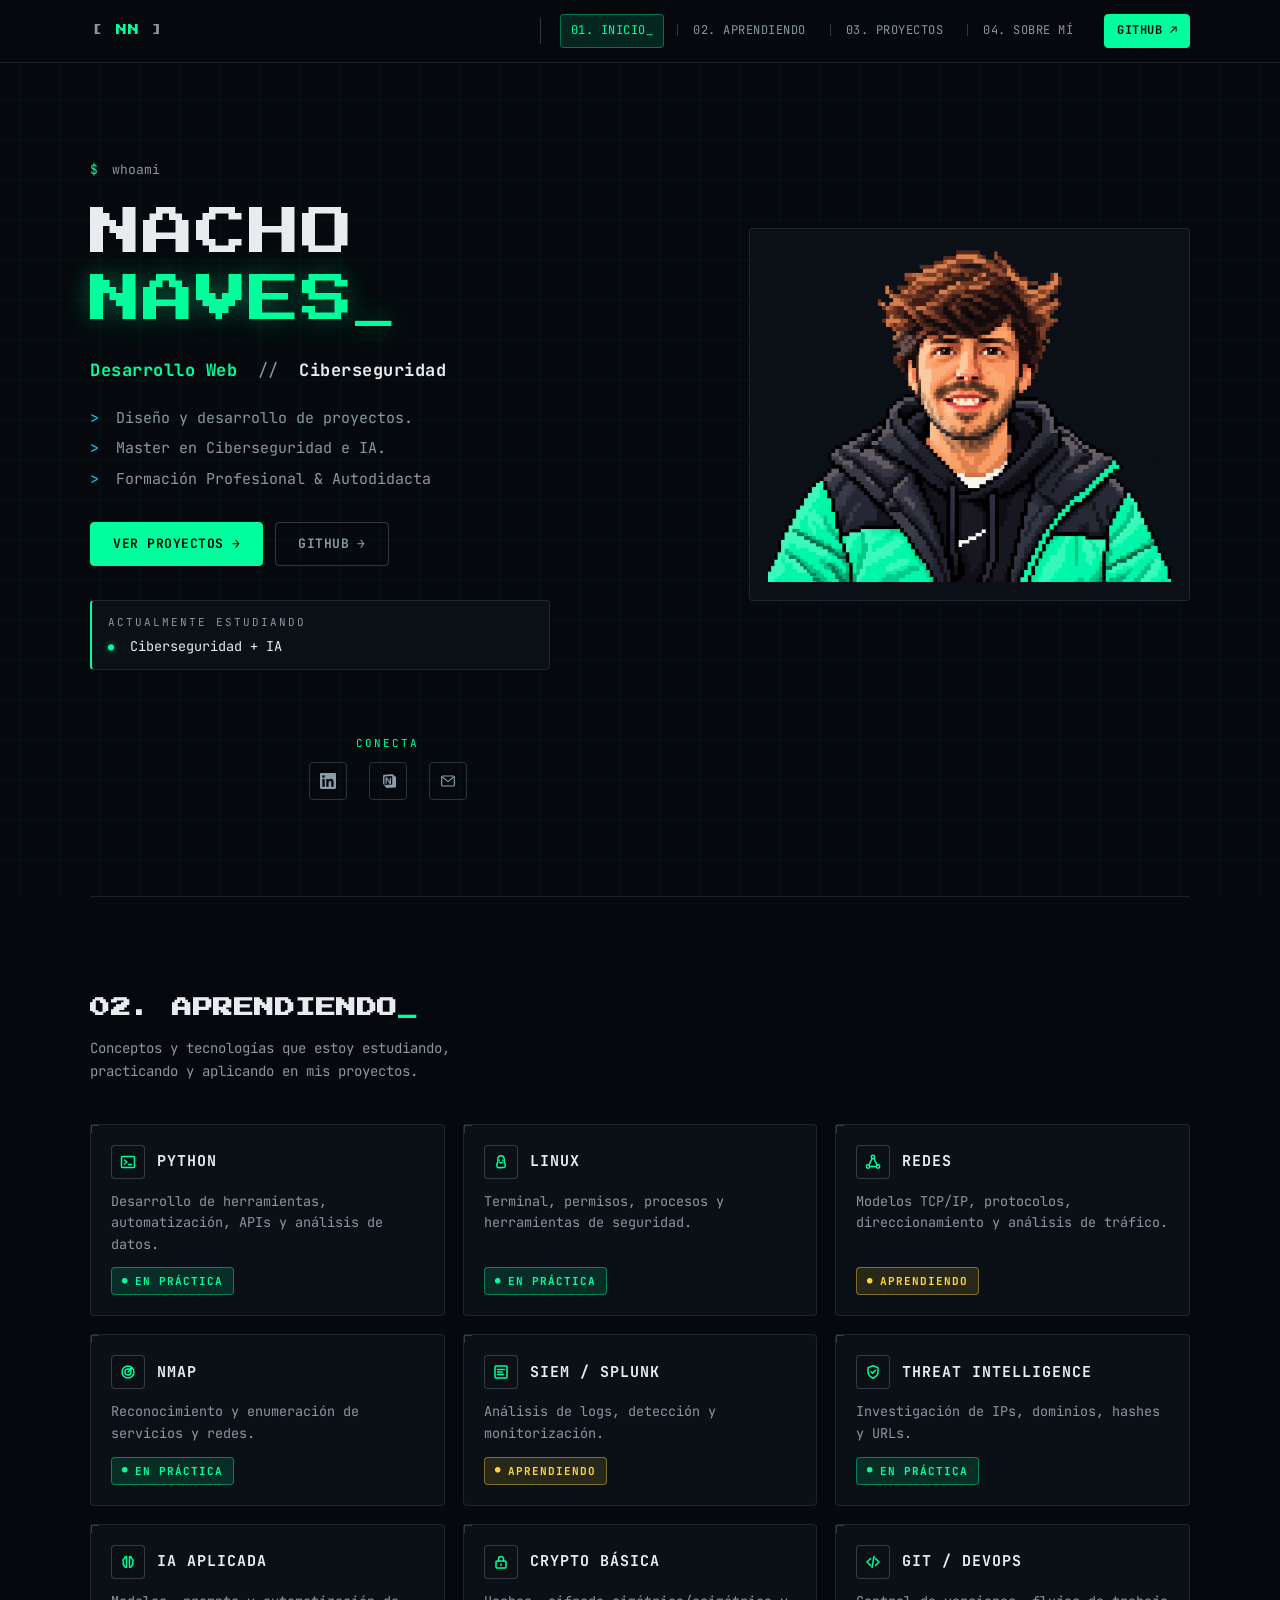
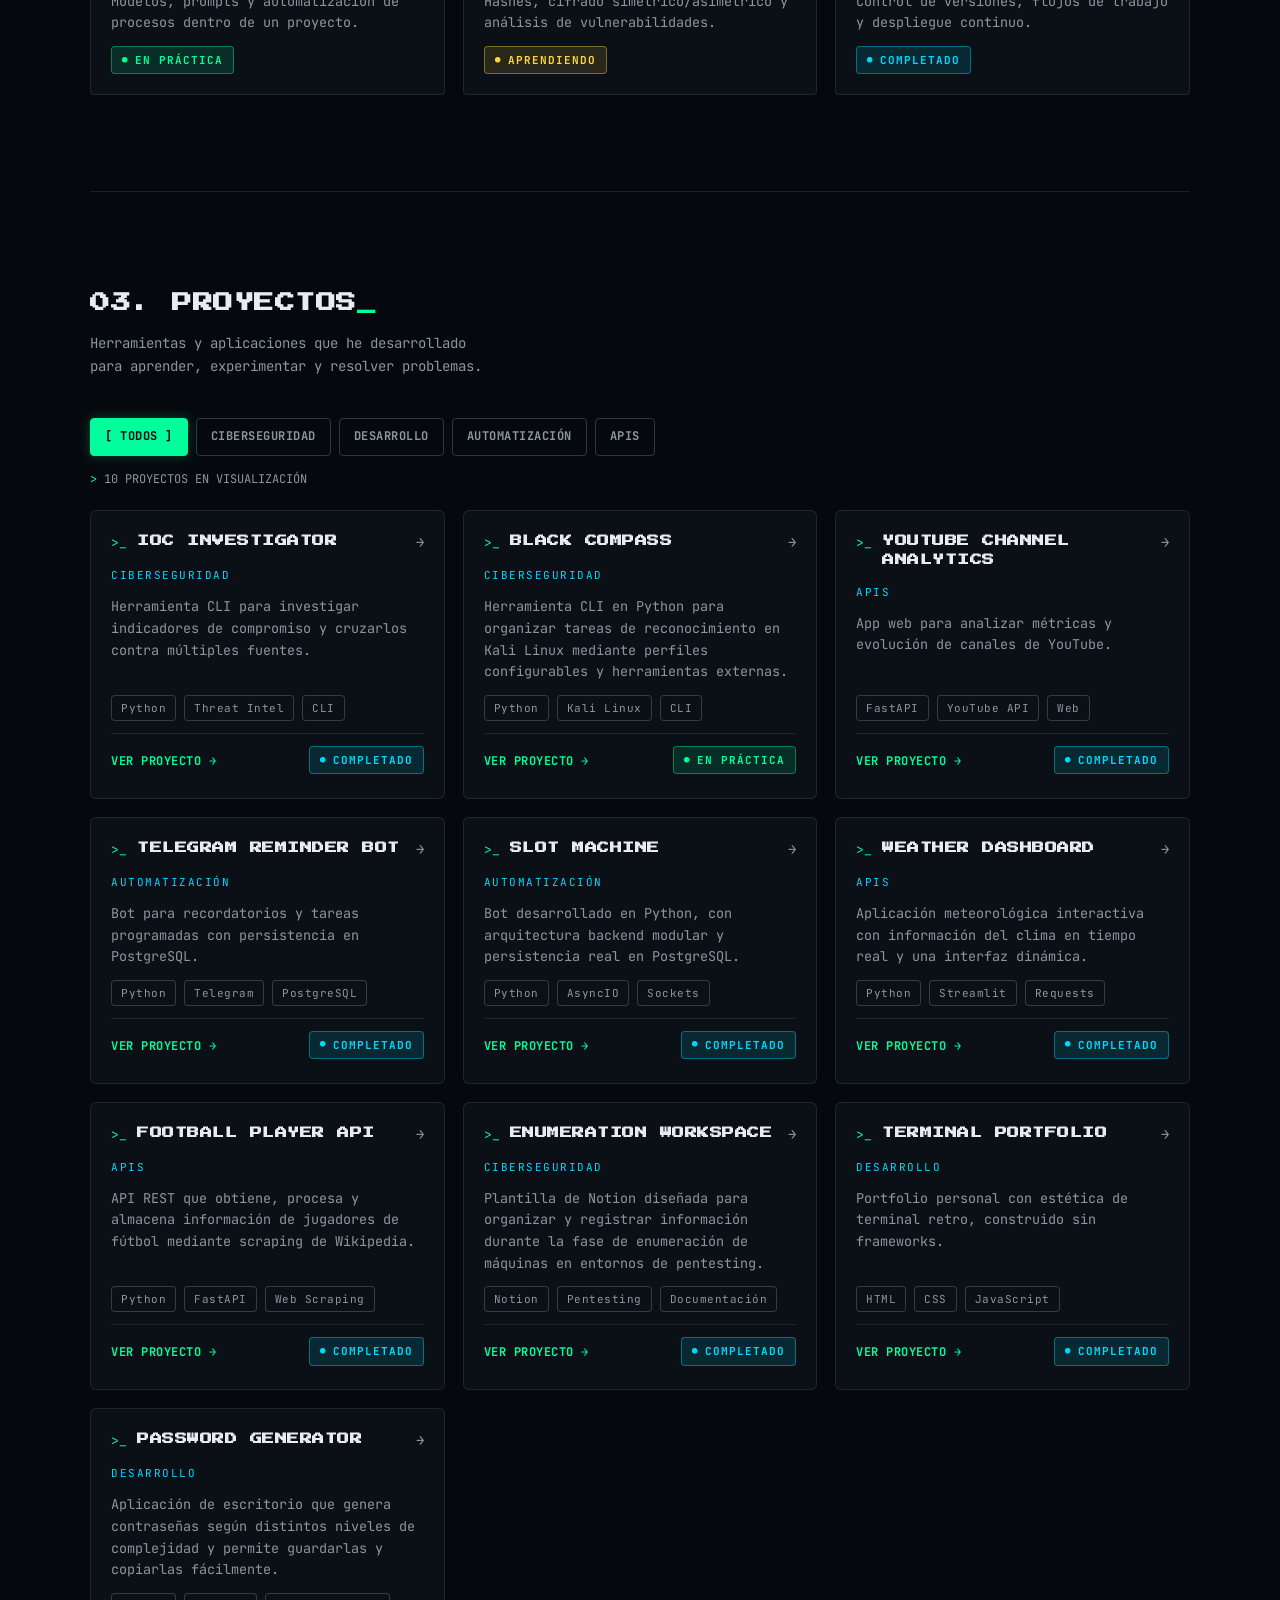
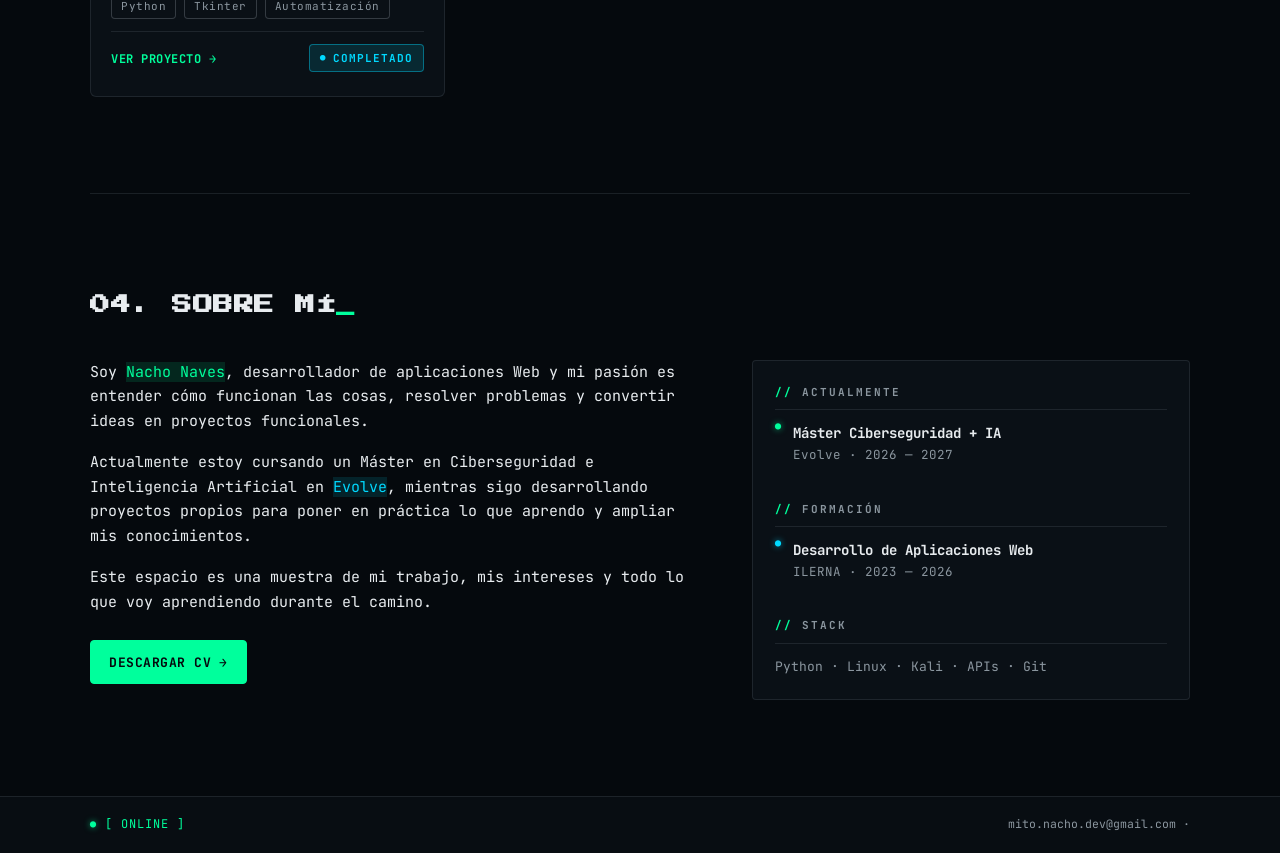
<file: index.html>
<!doctype html>
<html lang="es">
  <head>
    <meta charset="UTF-8" />
    <meta name="viewport" content="width=device-width, initial-scale=1.0" />
    <title>Nacho Naves · Desarrollador Web — Ciberseguridad</title>
    <meta
      name="description"
      content="Portfolio técnico de Nacho Naves. Python Developer especializándose en ciberseguridad e inteligencia artificial. Proyectos, conocimientos y evolución técnica."
    />
    
    <link rel="canonical" href="https://mitonacho.github.io/"/>

    <link rel="icon" type="image/png" href="favicon.png">

    <meta name="color-scheme" content="dark" />
    <meta name="theme-color" content="#05090D" />

    <link rel="preconnect" href="https://fonts.googleapis.com" />
    <link rel="preconnect" href="https://fonts.gstatic.com" crossorigin />
    <link
      href="https://fonts.googleapis.com/css2?family=JetBrains+Mono:ital,wght@0,400;0,500;0,700;1,400&family=Press+Start+2P&display=swap"
      rel="stylesheet"
    />

    <link rel="stylesheet" href="css/style.css" />
    <link rel="stylesheet" href="css/responsive.css" />
  </head>
  <body>
    <a class="skip-link" href="#main">Saltar al contenido principal</a>

    <div class="scanlines" aria-hidden="true"></div>

    <!-- ==================== HEADER / NAV ==================== -->
    <header class="site-header">
      <div class="header-inner container">
        <a href="#inicio" class="brand" aria-label="Nacho Naves — inicio">
          <span class="brand-brackets">[</span>&nbsp;NN&nbsp;<span
            class="brand-brackets"
            >]</span
          >
        </a>

        <nav class="nav-desktop" aria-label="Navegación principal">
          <ul class="nav-list">
            <li>
              <a href="#inicio" class="nav-link is-active" data-nav="inicio"
                >01. INICIO</a
              >
            </li>
            <li>
              <a href="#aprendiendo" class="nav-link" data-nav="aprendiendo"
                >02. APRENDIENDO</a
              >
            </li>
            <li>
              <a href="#proyectos" class="nav-link" data-nav="proyectos"
                >03. PROYECTOS</a
              >
            </li>
            <li>
              <a href="#sobre-mi" class="nav-link" data-nav="sobre-mi"
                >04. SOBRE MÍ</a
              >
            </li>
          </ul>
          <a
            class="nav-github"
            href="https://github.com/MitoNacho"
            target="_blank"
            rel="noopener noreferrer"
          >
            GITHUB <span aria-hidden="true">↗</span
            ><span class="sr-only">(abre en una pestaña nueva)</span>
          </a>
        </nav>

        <button
          class="menu-toggle"
          type="button"
          aria-expanded="false"
          aria-controls="mobile-menu"
          aria-label="Abrir menú de navegación"
        >
          <span class="menu-toggle-icon" aria-hidden="true">[ ≡ ]</span>
        </button>
      </div>

      <nav
        id="mobile-menu"
        class="nav-mobile"
        aria-label="Navegación móvil"
        hidden
      >
        <ul class="nav-mobile-list">
          <li><a href="#inicio" class="nav-mobile-link">01. INICIO</a></li>
          <li>
            <a href="#aprendiendo" class="nav-mobile-link">02. APRENDIENDO</a>
          </li>
          <li>
            <a href="#proyectos" class="nav-mobile-link">03. PROYECTOS</a>
          </li>
          <li><a href="#sobre-mi" class="nav-mobile-link">04. SOBRE MÍ</a></li>
        
          
        </ul>
      </nav>
    </header>

    <main id="main">
      <!-- ==================== 01. INICIO ==================== -->
      <section id="inicio" class="section hero" aria-labelledby="hero-title">
        <div class="container hero-grid">
          <div class="hero-content">
            <p class="hero-kicker reveal">
              <span class="prompt-char" aria-hidden="true">$</span> whoami
            </p>

            <h1 id="hero-title" class="hero-title reveal">
              <span class="hero-name">NACHO</span>
              <span class="hero-name"
                >NAVES<span class="cursor-blink" aria-hidden="true"
                  >_</span
                ></span
              >
            </h1>

            <p class="hero-role reveal">
              <span class="role-green">Desarrollo Web</span>
              <span class="role-sep" aria-hidden="true">//</span>
              <span>Ciberseguridad</span>
            </p>

            <ul class="hero-lines reveal">
              <li>
                <span class="arrow" aria-hidden="true">&gt;</span> Diseño y desarrollo
                de proyectos.
              </li>
              <li>
                <span class="arrow" aria-hidden="true">&gt;</span> Master en
                Ciberseguridad e IA.
              </li>
              <li>
                <span class="arrow" aria-hidden="true">&gt;</span> Formación
                Profesional & Autodidacta
              </li>
            </ul>

            <div class="hero-actions reveal">
              <a href="#proyectos" class="btn btn-primary"
                >VER PROYECTOS <span aria-hidden="true">→</span></a
              >
              <a
                href="https://github.com/MitoNacho"
                target="_blank"
                rel="noopener noreferrer"
                class="btn btn-ghost"
              >
                GITHUB <span aria-hidden="true">→</span
                ><span class="sr-only">(abre en una pestaña nueva)</span>
              </a>
            </div>

            <div class="hero-status reveal">
              <p class="status-label">ACTUALMENTE ESTUDIANDO</p>
              <p class="status-value">
                <span class="dot dot-green" aria-hidden="true">●</span>
                Ciberseguridad + IA
              </p>
            </div>
          </div>

          <!-- Pixel-art retro sutil -->
          <div class="hero-art reveal" aria-hidden="true">
            <img src="assets/images/nacho-pixel.webp" class="retro" />
          </div>

          <div class="hero-status2 reveal">
          <p class="status-label"><span class="role-green">CONECTA</span></p>

          <div class="hero-socials2">
          <a href="https://www.linkedin.com/in/nacho-naves-men%C3%A9ndez-a358451b6/" target="_blank" rel="noopener noreferrer"
            aria-label="LinkedIn" title="LinkedIn">
          <svg viewBox="0 0 24 24" aria-hidden="true">
          <path fill="currentColor" d="M20.45 20.45h-3.56v-5.57c0-1.33-.03-3.04-1.85-3.04-1.85 0-2.13 1.44-2.13 2.94v5.67H9.35V9h3.42v1.56h.05c.48-.9 1.64-1.85 3.37-1.85 3.6 0 4.26 2.37 4.26 5.46v6.28ZM5.34 7.43a2.06 2.06 0 1 1 0-4.12 2.06 2.06 0 0 1 0 4.12ZM7.12 20.45H3.56V9h3.56v11.45ZM22.22 0H1.77C.79 0 0 .77 0 1.72v20.56C0 23.23.79 24 1.77 24h20.45c.98 0 1.78-.77 1.78-1.72V1.72C24 .77 23.2 0 22.22 0Z"/>
          </svg>
          </a>

          <a href="https://glamorous-hyacinth-b21.notion.site/Nacho-Naves-16b2ef6b3f0c4a069a54114c6901e717" target="_blank" rel="noopener noreferrer"
            aria-label="Notion" title="Notion">
          <svg viewBox="0 0 24 24" aria-hidden="true">
          <path fill="currentColor" d="M4.46 3.3c.75-.61 1.06-.56 2.23-.65l11.03-.66c1.08-.09 1.3.14 2.06.72l3.53 2.78c.62.48.82.61.82 1.12v13.6c0 .85-.3 1.35-1.37 1.42l-12.1.72c-.77.04-1.15-.07-1.56-.6l-3.87-5.02c-.45-.6-.65-1.03-.65-1.54V4.7c0-.65.3-.99.88-1.4ZM7.2 5.1c-.44.03-.53.1-.53.44v11.83c0 .34.12.5.45.47l10.75-.63c.34-.02.45-.2.45-.52V4.94c0-.3-.12-.45-.4-.43L7.2 5.1Zm1.08 1.66 2.3-.15 4.1 6.65V7.17l1.82-.12v9.18l-2.13.13-4.26-6.8v6.5l-1.83.1V6.76Z"/>
          </svg>
          </a>

          <a href="mailto:mito.nacho.dev@gmail.com"
            aria-label="Enviar email" title="Email">
          <svg viewBox="0 0 24 24" aria-hidden="true">
          <rect x="2.5" y="4.5" width="19" height="15" rx="1.5"
              fill="none" stroke="currentColor" stroke-width="1.7"/>
          <path d="m3.5 6 8.5 7 8.5-7" fill="none"
              stroke="currentColor" stroke-width="1.7"
              stroke-linejoin="round"/>
          </svg>
          </a>
        </div>
      </div>
      </section>

      <div class="container"><hr class="divider" /></div>

      <!-- ==================== 02. APRENDIENDO ==================== -->
      <section
        id="aprendiendo"
        class="section"
        aria-labelledby="learning-title"
      >
        <div class="container">
          <header class="section-head reveal">
            <h2 id="learning-title" class="section-title">
              02. APRENDIENDO<span class="cursor-blink" aria-hidden="true"
                >_</span
              >
            </h2>
            <p class="section-sub">
              Conceptos y tecnologías que estoy estudiando,<br />
              practicando y aplicando en mis proyectos.
            </p>
          </header>

          <div id="learning-grid" class="grid grid-skills">
            <!-- render dinámico desde js/data.js -->
          </div>
        </div>
      </section>

      <div class="container"><hr class="divider" /></div>

      <!-- ==================== 03. PROYECTOS ==================== -->
      <section id="proyectos" class="section" aria-labelledby="projects-title">
        <div class="container">
          <header class="section-head reveal">
            <h2 id="projects-title" class="section-title">
              03. PROYECTOS<span class="cursor-blink" aria-hidden="true"
                >_</span
              >
            </h2>
            <p class="section-sub">
              Herramientas y aplicaciones que he desarrollado<br />
              para aprender, experimentar y resolver problemas.
            </p>
          </header>

          <div
            class="filters reveal"
            role="group"
            aria-label="Filtrar proyectos por categoría"
          >
            <button
              class="filter is-active"
              type="button"
              data-filter="all"
              aria-pressed="true"
            >
              TODOS
            </button>
            <button
              class="filter"
              type="button"
              data-filter="ciberseguridad"
              aria-pressed="false"
            >
              CIBERSEGURIDAD
            </button>
            <button
              class="filter"
              type="button"
              data-filter="desarrollo"
              aria-pressed="false"
            >
              DESARROLLO
            </button>
            <button
              class="filter"
              type="button"
              data-filter="automatizacion"
              aria-pressed="false"
            >
              AUTOMATIZACIÓN
            </button>
            <button
              class="filter"
              type="button"
              data-filter="apis"
              aria-pressed="false"
            >
              APIS
            </button>
          </div>

          <p
            id="projects-count"
            class="projects-count reveal"
            aria-live="polite"
          ></p>

          <div id="projects-grid" class="grid grid-projects">
            <!-- render dinámico desde js/data.js -->
          </div>

          <p id="projects-empty" class="projects-empty" hidden>
            <span aria-hidden="true">[ ! ]</span> No hay proyectos en esta
            categoría.
          </p>
        </div>
      </section>

      <div class="container"><hr class="divider" /></div>

      <!-- ==================== 04. SOBRE MÍ ==================== -->
      <section id="sobre-mi" class="section" aria-labelledby="about-title">
        <div class="container">
          <header class="section-head reveal">
            <h2 id="about-title" class="section-title">
              04. SOBRE MÍ<span class="cursor-blink" aria-hidden="true">_</span>
            </h2>
          </header>

          <div class="about-grid">
            <div class="about-text reveal">
              <p>
                Soy <span class="status--practica">Nacho Naves</span>,
                desarrollador de aplicaciones Web y
                mi pasión es entender cómo funcionan las cosas, resolver problemas y convertir ideas en proyectos funcionales.
              </p>
              <p>
                Actualmente estoy cursando un Máster en Ciberseguridad e
                Inteligencia Artificial en
                <span class="status--completado"> Evolve</span>, mientras sigo desarrollando proyectos propios
                para poner en práctica lo que aprendo y ampliar mis conocimientos.
              </p>
              <p>
                Este espacio es una muestra de mi trabajo, mis intereses y todo lo que voy aprendiendo durante el camino.
                
              </p>

              <div class="about-actions">
                <a
                  class="btn btn-primary"
                  href="assets/CV_Nacho_Naves.pdf"
                  download
                >
                  DESCARGAR CV <span aria-hidden="true">→</span>
                </a>
              </div>
            </div>

            <aside
              class="about-meta reveal"
              aria-label="Formación y estado actual"
            >
              <div class="meta-block">
                <h3 class="meta-title">ACTUALMENTE</h3>
                <ul class="meta-list">
                  <li>
                    <span class="dot dot-green" aria-hidden="true">●</span>
                    <span>
                      <strong>Máster Ciberseguridad + IA</strong>
                      <span class="meta-sub">Evolve · 2026 — 2027</span>
                    </span>
                  </li>
                </ul>
              </div>

              <div class="meta-block">
                <h3 class="meta-title">FORMACIÓN</h3>
                <ul class="meta-list">
                  <li>
                    <span class="dot dot-cyan" aria-hidden="true">●</span>
                    <span>
                      <strong>Desarrollo de Aplicaciones Web</strong>
                      <span class="meta-sub">ILERNA · 2023 — 2026</span>
                    </span>
                  </li>
                </ul>
              </div>

              <div class="meta-block">
                <h3 class="meta-title">STACK</h3>
                <p class="meta-stack">Python · Linux · Kali · APIs · Git</p>
              </div>
            </aside>
          </div>
        </div>
      </section>
    </main>

    <!-- ==================== VISTA DETALLE PROYECTO ==================== -->
    <div
      id="project-detail"
      class="detail"
      role="dialog"
      aria-modal="true"
      aria-labelledby="detail-title"
      hidden
    >
      <div class="container detail-inner">
        <button class="btn btn-ghost detail-back" type="button">
          <span aria-hidden="true">←</span> VOLVER A PROYECTOS
        </button>

        <div class="detail-grid">
          <div class="detail-main">
            <p id="detail-category" class="detail-category"></p>
            <h2 id="detail-title" class="detail-title"></h2>
            <p id="detail-subtitle" class="detail-subtitle"></p>
            <p id="detail-stack" class="detail-stack"></p>
            <p id="detail-desc" class="detail-desc"></p>

            <div class="detail-actions">
              <a
                id="detail-github"
                class="btn btn-primary"
                href="#"
                target="_blank"
                rel="noopener noreferrer"
              >
                VER EN GITHUB <span aria-hidden="true">↗</span>
              </a>
              <a id="detail-docs" class="btn btn-ghost" href="#"
                >DOCUMENTACIÓN <span aria-hidden="true">→</span></a
              >
            </div>

            <section class="detail-block" aria-labelledby="block-goal">
              <h3 id="block-goal" class="detail-block-title">
                QUÉ QUERÍA CONSEGUIR
              </h3>
              <p id="detail-goal" class="detail-block-text"></p>
            </section>

            <section class="detail-block" aria-labelledby="block-tech">
              <h3 id="block-tech" class="detail-block-title">TECNOLOGÍAS</h3>
              <ul id="detail-tech" class="tag-list"></ul>
            </section>

            <section class="detail-block" aria-labelledby="block-learned">
              <h3 id="block-learned" class="detail-block-title">
                LO QUE APRENDÍ
              </h3>
              <ul id="detail-learned" class="check-list"></ul>
            </section>

            <section class="detail-block" aria-labelledby="block-status">
              <h3 id="block-status" class="detail-block-title">ESTADO</h3>
              <p id="detail-status" class="detail-status"></p>
            </section>
          </div>

          <aside
            class="detail-terminal"
            aria-label="Representación visual de terminal del proyecto"
          >
            <div class="terminal">
              <div class="terminal-bar">
                <span class="terminal-dot" aria-hidden="true"></span>
                <span class="terminal-name">bash — nacho@local</span>
              </div>
              <pre
                class="terminal-body"
              ><code id="terminal-output"></code></pre>
            </div>
          </aside>
        </div>
      </div>
    </div>

    <!-- ==================== FOOTER ==================== -->
    <footer class="site-footer">
      <div class="container footer-inner">
        
        <p class="footer-status">
          <span class="dot dot-green" aria-hidden="true">●</span>[ ONLINE ]
        </p>
        <p class="footer-copy muted">mito.nacho.dev@gmail.com ·</p>
      </div>
    </footer>

    <script src="js/data.js"></script>
    <script src="js/main.js"></script>
  </body>
</html>
</file>
<file: css/style.css>
/* ==========================================================================
   NACHO NAVES · DARK RETRO / ARCADE TERMINAL
   style.css — tokens, base, componentes
   ========================================================================== */

:root {
  /* fondo */
  --bg: #05090d;
  --bg-2: #080d12;
  --bg-3: #0a1016;
  --surface: #0a1016;
  --surface-2: #0e151c;
  --bg-mob: #00ff9d46;

  /* líneas */
  --line: rgba(139, 150, 159, 0.16);
  --line-strong: rgba(139, 150, 159, 0.32);

  /* texto */
  --text: #e8ecef;
  --muted: #8b969f;

  /* acentos */
  --green: #00ff9c;
  --cyan: #00d9ff;
  --red: #ff3b4e;
  --yellow: #ffd43b;

  --green-dim: rgba(0, 255, 156, 0.12);
  --cyan-dim: rgba(0, 217, 255, 0.12);
  --yellow-dim: rgba(255, 212, 59, 0.12);
  --red-dim: rgba(255, 59, 78, 0.12);

  /* tipografías */
  --font-mono:
    "JetBrains Mono", "SFMono-Regular", Consolas, "Liberation Mono", monospace;
  --font-pixel: "Press Start 2P", var(--font-mono);

  /* medidas */
  --container: 1180px;
  --gutter: 20px;
  --header-h: 56px;
  --radius: 4px;

  /* motion */
  --t-fast: 150ms;
  --t: 200ms;
  --ease: cubic-bezier(0.4, 0, 0.2, 1);
}

/* ---------- Reset ---------- */
*,
*::before,
*::after {
  box-sizing: border-box;
}

* {
  margin: 0;
}

html {
  -webkit-text-size-adjust: 100%;
  scroll-behavior: smooth;
  scroll-padding-top: calc(var(--header-h) + 16px);
}

body {
  background-color: var(--bg);
  color: var(--text);
  font-family: var(--font-mono);
  font-size: 15px;
  line-height: 1.65;
  -webkit-font-smoothing: antialiased;
  overflow-x: hidden;
}

img,
svg {
  display: block;
  max-width: 100%;
}

button,
input,
select,
textarea {
  font: inherit;
  color: inherit;
}

ul,
ol {
  padding: 0;
  list-style: none;
}

a {
  color: inherit;
  text-decoration: none;
}

::selection {
  background: var(--green);
  color: var(--bg);
}

/* ---------- Focus ---------- */
:focus {
  outline: none;
}

:focus-visible {
  outline: 2px solid var(--cyan);
  outline-offset: 2px;
}

/* ---------- Utilidades ---------- */
.container {
  width: 100%;
  max-width: var(--container);
  margin-inline: auto;
  padding-inline: var(--gutter);
}

.sr-only {
  position: absolute;
  width: 1px;
  height: 1px;
  padding: 0;
  margin: -1px;
  overflow: hidden;
  clip: rect(0 0 0 0);
  white-space: nowrap;
  border: 0;
}

.skip-link {
  position: absolute;
  top: -100%;
  left: 12px;
  z-index: 200;
  padding: 10px 16px;
  background: var(--green);
  color: var(--bg);
  font-size: 13px;
  font-weight: 700;
  border-radius: var(--radius);
  transition: top var(--t-fast) var(--ease);
}
.skip-link:focus-visible {
  top: 12px;
}

.muted {
  color: var(--muted);
}

/* scanlines globales */
.scanlines {
  position: fixed;
  inset: 0;
  z-index: 90;
  pointer-events: none;
  background: repeating-linear-gradient(
    to bottom,
    rgba(232, 236, 239, 0.025) 0px,
    rgba(232, 236, 239, 0.025) 1px,
    transparent 1px,
    transparent 3px
  );
  mix-blend-mode: overlay;
}

/* ---------- Cursor parpadeante ---------- */
.cursor-blink {
  color: var(--green);
  animation: blink 1.1s steps(1, end) infinite;
}

@keyframes blink {
  0%,
  49% {
    opacity: 1;
  }
  50%,
  100% {
    opacity: 0;
  }
}

/* ---------- Puntos de estado ---------- */
.dot {
  font-size: 10px;
  line-height: 1;
  margin-right: 8px;
}
.dot-green {
  color: var(--green);
  text-shadow: 0 0 6px rgba(0, 255, 156, 0.6);
}
.dot-cyan {
  color: var(--cyan);
  text-shadow: 0 0 6px rgba(0, 217, 255, 0.6);
}
.dot-yellow {
  color: var(--yellow);
  text-shadow: 0 0 6px rgba(255, 212, 59, 0.6);
}
.dot-red {
  color: var(--red);
  text-shadow: 0 0 6px rgba(255, 59, 78, 0.6);
}

/* ==========================================================================
   HEADER
   ========================================================================== */
.site-header {
  position: sticky;
  top: 0;
  z-index: 100;
  background: var(--bg);
  border-bottom: 1px solid var(--line);
}

.header-inner {
  height: var(--header-h);
  display: flex;
  align-items: center;
  justify-content: space-between;
  gap: 16px;
}

.brand {
  font-family: var(--font-pixel);
  font-size: 11px;
  letter-spacing: 1px;
  color: var(--green);
  padding: 6px 2px;
  white-space: nowrap;
}
.brand:hover {
  text-shadow: 0 0 10px rgba(0, 255, 156, 0.7);
}
.brand-brackets {
  color: var(--muted);
}
.brand:hover .brand-brackets {
  color: var(--green);
}

/* nav desktop (oculta en móvil por defecto) */
.nav-desktop {
  display: none;
}

.nav-list {
  display: flex;
  align-items: center;
  gap: 4px;
}

.nav-link {
  display: inline-block;
  padding: 6px 10px;
  font-size: 12px;
  letter-spacing: 0.5px;
  color: var(--muted);
  border: 1px solid transparent;
  border-radius: var(--radius);
  transition:
    color var(--t-fast) var(--ease),
    border-color var(--t-fast) var(--ease),
    background-color var(--t-fast) var(--ease);
  white-space: nowrap;
}
.nav-link:hover {
  color: var(--text);
  border-color: var(--line-strong);
}
.nav-link.is-active {
  color: var(--green);
  border-color: rgba(0, 255, 156, 0.35);
  background: var(--green-dim);
}
.nav-link.is-active::after {
  content: "_";
  animation: blink 1.1s steps(1, end) infinite;
}

.nav-github {
  display: inline-block;
  padding: 6px 12px;
  font-size: 12px;
  letter-spacing: 0.5px;
  color: var(--bg);
  background: var(--green);
  border: 1px solid var(--green);
  border-radius: var(--radius);
  font-weight: 700;
  transition:
    box-shadow var(--t-fast) var(--ease),
    transform var(--t-fast) var(--ease);
  white-space: nowrap;
}
.nav-github:hover {
  box-shadow: 0 0 14px rgba(0, 255, 156, 0.35);
  transform: translateY(-1px);
}

/* botón menú móvil */
.menu-toggle {
  display: inline-flex;
  align-items: center;
  justify-content: center;
  min-width: 44px;
  min-height: 44px;
  padding: 4px;
  background: transparent;
  border: 1px solid var(--line-strong);
  border-radius: var(--radius);
  color: var(--green);
  font-size: 15px;
  cursor: pointer;
  transition:
    border-color var(--t-fast) var(--ease),
    background-color var(--t-fast) var(--ease);
}
.menu-toggle:hover,
.menu-toggle[aria-expanded="true"] {
  border-color: var(--green);
  background: var(--green-dim);
}

/* menú móvil desplegable */
.nav-mobile {
  border-top: 1px solid var(--line);
  background: var(--bg-mob);
  overflow: hidden;
}
.nav-mobile[hidden] {
  display: none;
}

.nav-mobile.is-open {
  animation: menu-in var(--t) var(--ease) both;
}

@keyframes menu-in {
  from {
    opacity: 0;
    transform: translateY(-6px);
  }
  to {
    opacity: 1;
    transform: translateY(0);
  }
}

.nav-mobile-list {
  display: flex;
  flex-direction: column;
  padding: 8px var(--gutter) 16px;
}

.nav-mobile-link {
  display: flex;
  align-items: center;
  min-height: 46px;
  padding: 8px 4px;
  font-size: 14px;
  letter-spacing: 0.5px;

  border-bottom: 1px solid var(--line);
  transition:
    color var(--t-fast) var(--ease),
    padding-left var(--t-fast) var(--ease);
}
.nav-mobile-link:hover,
.nav-mobile-link:focus-visible {
  color: var(--green);
  padding-left: 10px;
}
.nav-mobile-link::before {
  content: "> ";
  color: var(--green);
  opacity: 0;
  transition: opacity var(--t-fast) var(--ease);
}
.nav-mobile-link:hover::before,
.nav-mobile-link:focus-visible::before {
  opacity: 1;
}

.nav-mobile-sep {
  padding: 10px 4px 4px;
  color: var(--line-strong);
  font-size: 12px;
  letter-spacing: 2px;
}

/* ==========================================================================
   SECCIONES
   ========================================================================== */

.divider {
  border: 0;
  border-top: 1px solid var(--line);
  margin: 0;
}

.section-head {
  margin-bottom: 32px;
}

.section-title {
  font-family: var(--font-pixel);
  font-size: clamp(14px, 4vw, 20px);
  line-height: 1.5;
  color: var(--text);
  letter-spacing: 0.5px;
  margin-bottom: 14px;
}

.section-sub {
  color: var(--muted);
  font-size: 14px;
  max-width: 56ch;
}

/* reveal on scroll */
.reveal {
  opacity: 0;
  transform: translateY(14px);
  transition:
    opacity 260ms var(--ease),
    transform 260ms var(--ease);
}
.reveal.is-visible {
  opacity: 1;
  transform: none;
}

/* ==========================================================================
   HERO
   ========================================================================== */
.hero {
  padding-top: 56px;
  padding-bottom: 56px;
  background-image:
    linear-gradient(rgba(0, 255, 156, 0.03) 1px, transparent 1px),
    linear-gradient(90deg, rgba(0, 255, 156, 0.03) 1px, transparent 1px);
  background-size: 40px 40px;
  background-position: center;
}

.hero-grid {
  display: grid;
  grid-template-columns: 1fr;
  gap: 40px;
  align-items: center;
}

.hero-kicker {
  font-size: 13px;
  color: var(--muted);
  margin-bottom: 20px;
}
.prompt-char {
  color: var(--green);
  margin-right: 6px;
}

.hero-title {
  font-family: var(--font-pixel);
  font-weight: 400;
  line-height: 1.28;
  margin-bottom: 22px;
}
.hero-name {
  display: block;
  font-size: clamp(26px, 8.5vw, 52px);
  letter-spacing: 1px;
  color: var(--text);
}
.hero-name:last-child {
  color: var(--green);
  text-shadow: 0 0 24px rgba(0, 255, 156, 0.35);
}
.hero-title .cursor-blink {
  font-size: 0.8em;
}

.hero-role {
  font-size: clamp(14px, 3.5vw, 17px);
  font-weight: 700;
  letter-spacing: 0.5px;
  margin-bottom: 22px;
}
.role-green {
  color: var(--green);
}
.role-sep {
  color: var(--muted);
  margin-inline: 10px;
  font-weight: 400;
}

.hero-lines {
  display: grid;
  gap: 6px;
  margin-bottom: 30px;
  color: var(--muted);
  font-size: 14px;
}
.hero-lines .arrow {
  color: var(--cyan);
  margin-right: 8px;
}

.hero-actions {
  display: flex;
  flex-wrap: wrap;
  gap: 12px;
  margin-bottom: 34px;
}

.hero-status {
  border: 1px solid var(--line);
  border-left: 2px solid var(--green);
  background: var(--surface);
  padding: 12px 16px;
  border-radius: var(--radius);
  max-width: 460px;
}

.hero-status2 {
  text-align: center;
}

.hero-socials2 {
  display: flex;
  justify-content: center;
  align-items: center;
  gap: clamp(14px, 3vw, 22px);
  margin-top: 10px;
}

.hero-socials2 a {
  display: flex;
  align-items: center;
  justify-content: center;
  width: 38px;
  height: 38px;
  color: var(--text-secondary, #8b9ba8);
  border: 1px solid var(--border-color, #26343d);
  border-radius: 4px;
  transition:
    color 0.2s ease,
    border-color 0.2s ease;
}

.hero-socials2 svg {
  width: 16px;
  height: 16px;
  display: block;
}

.hero-socials2 a:hover,
.hero-socials2 a:focus-visible {
  color: var(--accent-green, #00ff9c);
  border-color: var(--accent-green, #00ff9c);
  background: rgb(0 255 156 / 6%);
  transform: translateY(-2px);
  outline: none;
}
.status-label {
  font-size: 11px;
  letter-spacing: 2px;
  color: var(--muted);
  margin-bottom: 4px;
}

.status-value {
  font-size: 13.5px;
  color: var(--text);
}

/* pixel-art lateral */
.hero-art {
  border: 1px solid var(--line);
  background: var(--surface);
  border-radius: var(--radius);
  padding: 14px;
  position: relative;
  overflow: hidden;
}
.art-label {
  font-size: 9px;
  letter-spacing: 2px;
  color: var(--muted);
  margin-bottom: 10px;
}
.pixel-art {
  width: 100%;
  height: auto;
}

.art-caption {
  margin-top: 10px;
  font-size: 10px;
  letter-spacing: 2px;
  color: var(--muted);
  text-align: center;
}

/* Visibilidad de los accesos directos */
.hero-socials-desktop {
  display: flex;
}

.hero-socials-mobile {
  display: none;
}

@media (max-width: 768px) {
  .hero-socials-desktop {
    display: none;
  }

  .hero-socials-mobile {
    display: flex;
  }
}

@media (max-width: 480px) {
  .hero-socials2 {
    gap: 18px;
  }

  .hero-socials2 a {
    width: 32px;
    height: 32px;
  }

  .hero-socials2 svg {
    width: 15px;
    height: 15px;
  }
}
/* ==========================================================================
   BOTONES
   ========================================================================== */
.btn {
  display: inline-flex;
  align-items: center;
  justify-content: center;
  gap: 8px;
  min-height: 44px;
  padding: 10px 18px;
  font-size: 13px;
  font-weight: 700;
  letter-spacing: 0.5px;
  border-radius: var(--radius);
  border: 1px solid var(--line-strong);
  background: transparent;
  color: var(--text);
  cursor: pointer;
  text-align: center;
  transition:
    border-color var(--t-fast) var(--ease),
    color var(--t-fast) var(--ease),
    background-color var(--t-fast) var(--ease),
    box-shadow var(--t-fast) var(--ease),
    transform var(--t-fast) var(--ease);
}
.btn:hover {
  transform: translateY(-2px);
}

.btn-primary {
  background: var(--green);
  border-color: var(--green);
  color: var(--bg);
}
.btn-primary:hover {
  box-shadow: 0 0 16px rgba(0, 255, 156, 0.35);
}

.btn-ghost {
  color: var(--muted);
}
.btn-ghost:hover {
  color: var(--green);
  border-color: rgba(0, 255, 156, 0.5);
  background: var(--green-dim);
}

/* ==========================================================================
   GRIDS
   ========================================================================== */
.grid {
  display: grid;
  grid-template-columns: 1fr;
  gap: 16px;
}

.grid > * {
  min-width: 0;
}

/* ==========================================================================
   TARJETA DE APRENDIZAJE
   ========================================================================== */
.skill-card {
  background: var(--surface);
  border: 1px solid var(--line);
  border-radius: var(--radius);
  padding: 20px;
  display: flex;
  flex-direction: column;
  gap: 12px;
  position: relative;
  transition:
    border-color var(--t) var(--ease),
    transform var(--t) var(--ease),
    box-shadow var(--t) var(--ease),
    background-color var(--t) var(--ease);
}

.skill-card::before {
  content: "";
  position: absolute;
  top: 0;
  left: 0;
  width: 8px;
  height: 8px;
  border-top: 1px solid var(--line-strong);
  border-left: 1px solid var(--line-strong);
  transition: border-color var(--t) var(--ease);
}

.skill-card:hover {
  transform: translateY(-3px);
  border-color: rgba(0, 255, 156, 0.45);
  background: var(--surface-2);
  box-shadow: 0 0 18px rgba(0, 255, 156, 0.1);
}
.skill-card:hover::before {
  border-color: var(--green);
}

.skill-top {
  display: flex;
  align-items: center;
  gap: 12px;
}

.skill-icon {
  flex: 0 0 auto;
  width: 34px;
  height: 34px;
  display: grid;
  place-items: center;
  border: 1px solid var(--line-strong);
  border-radius: var(--radius);
  color: var(--green);
  font-size: 13px;
  font-weight: 700;
  background: var(--bg-3);
  transition: border-color var(--t) var(--ease);
}
.skill-card:hover .skill-icon {
  border-color: rgba(0, 255, 156, 0.5);
}

.skill-name {
  font-size: 15px;
  font-weight: 700;
  letter-spacing: 1px;
  color: var(--text);
}

.skill-desc {
  font-size: 13.5px;
  color: var(--muted);
  line-height: 1.6;
  flex-grow: 1;
}

/* ==========================================================================
   STATUS / TAGS
   ========================================================================== */
.status {
  display: inline-flex;
  align-items: center;
  gap: 7px;
  align-self: flex-start;
  padding: 4px 10px;
  font-size: 11px;
  font-weight: 700;
  letter-spacing: 1px;
  border: 1px solid;
  border-radius: var(--radius);
  white-space: nowrap;
}
.status::before {
  content: "●";
  font-size: 9px;
}

.status--practica {
  color: var(--green);
  border-color: rgba(0, 255, 156, 0.4);
  background: var(--green-dim);
}
.status--aprendiendo {
  color: var(--yellow);
  border-color: rgba(255, 212, 59, 0.4);
  background: var(--yellow-dim);
}
.status--completado {
  color: var(--cyan);
  border-color: rgba(0, 217, 255, 0.4);
  background: var(--cyan-dim);
}
.status--error {
  color: var(--red);
  border-color: rgba(255, 59, 78, 0.4);
  background: var(--red-dim);
}

.tag-list {
  display: flex;
  flex-wrap: wrap;
  gap: 8px;
}

.tag {
  display: inline-block;
  padding: 3px 9px;
  font-size: 11px;
  letter-spacing: 0.5px;
  color: var(--muted);
  border: 1px solid var(--line-strong);
  border-radius: var(--radius);
  background: var(--bg-3);
  transition:
    color var(--t-fast) var(--ease),
    border-color var(--t-fast) var(--ease);
}
.tag:hover {
  color: var(--cyan);
  border-color: rgba(0, 217, 255, 0.45);
}

/* ==========================================================================
   FILTROS
   ========================================================================== */
.filters {
  display: flex;
  flex-wrap: wrap;
  gap: 8px;
  margin-bottom: 14px;
}

.filter {
  min-height: 44px;
  padding: 7px 14px;
  font-size: 12px;
  font-weight: 700;
  letter-spacing: 0.5px;
  color: var(--muted);
  background: transparent;
  border: 1px solid var(--line-strong);
  border-radius: var(--radius);
  cursor: pointer;
  transition:
    color var(--t-fast) var(--ease),
    border-color var(--t-fast) var(--ease),
    background-color var(--t-fast) var(--ease),
    box-shadow var(--t-fast) var(--ease);
}
.filter:hover {
  color: var(--text);
  border-color: var(--muted);
}
.filter.is-active {
  color: var(--bg);
  background: var(--green);
  border-color: var(--green);
  box-shadow: 0 0 12px rgba(0, 255, 156, 0.25);
}
.filter.is-active::before {
  content: "[ ";
}
.filter.is-active::after {
  content: " ]";
}

.projects-count {
  font-size: 12px;
  color: var(--muted);
  margin-bottom: 20px;
  min-height: 1.2em;
}
.projects-count::before {
  content: "> ";
  color: var(--green);
}

.projects-empty {
  margin-top: 20px;
  padding: 20px;
  border: 1px dashed var(--line-strong);
  border-radius: var(--radius);
  color: var(--muted);
  font-size: 14px;
  text-align: center;
}
.projects-empty[hidden] {
  display: none;
}

/* ==========================================================================
   TARJETA DE PROYECTO
   ========================================================================== */
.project-card {
  display: flex;
  flex-direction: column;
  gap: 12px;
  background: var(--surface);
  border: 1px solid var(--line);
  border-radius: 6px;
  padding: 20px;
  transition:
    border-color var(--t) var(--ease),
    transform var(--t) var(--ease),
    box-shadow var(--t) var(--ease),
    background-color var(--t) var(--ease);
}

.project-card:hover {
  transform: translateY(-3px);
  border-color: rgba(0, 255, 156, 0.45);
  background: var(--surface-2);
  box-shadow: 0 0 18px rgba(0, 255, 156, 0.1);
}

.project-card.is-hidden {
  display: none;
}

.project-head {
  display: flex;
  align-items: baseline;
  justify-content: space-between;
  gap: 10px;
}
.project-prompt {
  color: var(--green);
  font-size: 13px;
  white-space: nowrap;
}
.project-title {
  font-family: var(--font-pixel);
  font-size: 12px;
  line-height: 1.6;
  color: var(--text);
  letter-spacing: 0.5px;
  flex: 1;
  min-width: 0;
  overflow-wrap: anywhere;
}
.project-arrow {
  color: var(--muted);
  font-size: 14px;
  transition:
    color var(--t-fast) var(--ease),
    transform var(--t-fast) var(--ease);
}
.project-card:hover .project-arrow {
  color: var(--green);
  transform: translateX(3px);
}

.project-category {
  font-size: 11px;
  letter-spacing: 1.5px;
  text-transform: uppercase;
  color: var(--cyan);
}

.project-desc {
  font-size: 13.5px;
  color: var(--muted);
  line-height: 1.6;
  flex-grow: 1;
}

.project-foot {
  display: flex;
  flex-wrap: wrap;
  align-items: center;
  justify-content: space-between;
  gap: 12px;
  padding-top: 12px;
  border-top: 1px solid var(--line);
}

.project-link {
  font-size: 12px;
  font-weight: 700;
  letter-spacing: 0.5px;
  color: var(--green);
  padding: 6px 0;
  background: none;
  border: 0;
  cursor: pointer;
  font-family: inherit;
  transition:
    text-shadow var(--t-fast) var(--ease),
    letter-spacing var(--t-fast) var(--ease);
}
.project-link:hover {
  text-shadow: 0 0 10px rgba(0, 255, 156, 0.7);
  letter-spacing: 1px;
}

/* ==========================================================================
   TERMINAL
   ========================================================================== */
.terminal {
  background: #04070a;
  border: 1px solid var(--line-strong);
  border-radius: 6px;
  overflow: hidden;
}

.terminal-bar {
  display: flex;
  align-items: center;
  gap: 8px;
  padding: 8px 12px;
  background: var(--bg-3);
  border-bottom: 1px solid var(--line);
}
.terminal-dot {
  width: 9px;
  height: 9px;
  border-radius: 50%;
  background: var(--red);
  box-shadow:
    14px 0 0 var(--yellow),
    28px 0 0 var(--green);
  margin-right: 28px;
}
.terminal-name {
  font-size: 11px;
  color: var(--muted);
  letter-spacing: 0.5px;
}

.terminal-body {
  margin: 0;
  padding: 16px;
  font-family: var(--font-mono);
  font-size: 12.5px;
  line-height: 1.7;
  color: var(--muted);
  overflow-x: auto;
  white-space: pre;
  tab-size: 2;
}
.terminal-body .t-cmd {
  color: var(--green);
}
.terminal-body .t-flag {
  color: var(--cyan);
}
.terminal-body .t-warn {
  color: var(--yellow);
}
.terminal-body .t-dim {
  color: rgba(139, 150, 159, 0.6);
}

/* ==========================================================================
   SOBRE MÍ
   ========================================================================== */
.about-grid {
  display: grid;
  grid-template-columns: 1fr;
  gap: 36px;
}

.about-text p {
  margin-bottom: 16px;
  font-size: 15px;
}
.about-text .muted {
  display: block;
  margin-top: 6px;
  font-size: 13.5px;
}

.about-actions {
  margin-top: 26px;
}

.about-meta {
  display: flex;
  flex-direction: column;
  gap: 24px;
  border: 1px solid var(--line);
  background: var(--surface);
  border-radius: var(--radius);
  padding: 22px;
}

.meta-title {
  font-size: 11px;
  letter-spacing: 2px;
  color: var(--muted);
  font-weight: 700;
  margin-bottom: 12px;
  padding-bottom: 8px;
  border-bottom: 1px solid var(--line);
}
.meta-title::before {
  content: "// ";
  color: var(--green);
}

.meta-list li {
  display: flex;
  align-items: flex-start;
  gap: 4px;
  font-size: 14px;
  margin-bottom: 10px;
}
.meta-list strong {
  display: block;
  font-weight: 700;
}
.meta-sub {
  display: block;
  color: var(--muted);
  font-size: 12.5px;
}

.meta-stack {
  font-size: 13px;
  color: var(--muted);
}

/* ==========================================================================
   DETALLE DE PROYECTO (vista dinámica)
   ========================================================================== */
.detail {
  position: fixed;
  inset: 0;
  z-index: 150;
  background: var(--bg);
  overflow-y: auto;
  overscroll-behavior: contain;
  padding-top: 24px;
  padding-bottom: 64px;
}
.detail[hidden] {
  display: none;
}
.detail.is-open {
  animation: detail-in var(--t) var(--ease) both;
}

@keyframes detail-in {
  from {
    opacity: 0;
    transform: translateY(10px);
  }
  to {
    opacity: 1;
    transform: none;
  }
}

body.detail-open {
  overflow: hidden;
}

.detail-back {
  margin-bottom: 30px;
  font-size: 12px;
  min-height: 40px;
  padding: 8px 14px;
}

.detail-grid {
  display: grid;
  grid-template-columns: 1fr;
  gap: 32px;
}

.detail-category {
  font-size: 11px;
  letter-spacing: 2px;
  color: var(--cyan);
  text-transform: uppercase;
  margin-bottom: 10px;
}
.detail-category::before {
  content: "[ ";
  color: var(--muted);
}
.detail-category::after {
  content: " ]";
  color: var(--muted);
}

.detail-title {
  font-family: var(--font-pixel);
  font-size: clamp(16px, 5vw, 26px);
  line-height: 1.5;
  color: var(--green);
  text-shadow: 0 0 24px rgba(0, 255, 156, 0.3);
  margin-bottom: 12px;
  overflow-wrap: anywhere;
}

.detail-subtitle {
  font-size: 16px;
  font-weight: 700;
  margin-bottom: 6px;
}
.detail-stack {
  font-size: 12.5px;
  color: var(--cyan);
  margin-bottom: 18px;
}
.detail-desc {
  font-size: 14.5px;
  color: var(--muted);
  max-width: 65ch;
  margin-bottom: 24px;
}

.detail-actions {
  display: flex;
  flex-wrap: wrap;
  gap: 12px;
  margin-bottom: 38px;
}

.detail-block {
  margin-bottom: 30px;
}

.detail-block-title {
  font-size: 12px;
  letter-spacing: 2px;
  color: var(--text);
  margin-bottom: 12px;
  padding-bottom: 8px;
  border-bottom: 1px solid var(--line);
}
.detail-block-title::before {
  content: "▸ ";
  color: var(--green);
}

.detail-block-text {
  font-size: 14px;
  color: var(--muted);
  max-width: 65ch;
}

.check-list {
  display: grid;
  gap: 8px;
}
.check-list li {
  font-size: 14px;
  color: var(--muted);
}
.check-list li::before {
  content: "[ OK ]";
  display: inline-block;
  width: 52px;
  margin-right: 8px;
  font-size: 8.5px;
  letter-spacing: -0.3px;
  color: var(--green);
  vertical-align: 1px;
}

.detail-status {
  display: inline-flex;
  align-items: center;
  font-size: 13px;
  font-weight: 700;
  letter-spacing: 1px;
}

/* terminal destacada en detalle */
.detail-terminal .terminal {
  box-shadow: 0 0 30px rgba(0, 255, 156, 0.08);
  border-color: rgba(0, 255, 156, 0.3);
}
.detail-terminal .terminal-body {
  min-height: 240px;
}

/* ==========================================================================
   FOOTER
   ========================================================================== */
.site-footer {
  border-top: 1px solid var(--line);
  background: var(--bg-2);
  padding-block: 18px;
}

.footer-inner {
  display: flex;
  flex-direction: column;
  align-items: flex-start;
  gap: 6px;
  font-size: 12.5px;
}
.footer-whoami {
  color: var(--text);
}
.footer-status {
  color: var(--green);
  font-size: 12px;
  letter-spacing: 1px;
}
.footer-copy {
  font-size: 11.5px;
}

/* ==========================================================================
   MOVIMIENTO REDUCIDO
   ========================================================================== */
@media (prefers-reduced-motion: reduce) {
  html {
    scroll-behavior: auto;
  }

  *,
  *::before,
  *::after {
    animation-duration: 0.01ms !important;
    animation-iteration-count: 1 !important;
    transition-duration: 0.01ms !important;
  }

  .reveal {
    opacity: 1;
    transform: none;
  }
  .cursor-blink {
    animation: none;
    opacity: 1;
  }
}
</file>
<file: css/responsive.css>
/* ==========================================================================
   NACHO NAVES · responsive.css — MOBILE-FIRST
   Base: 320px → breakpoints: 320 / 600 / 768 / 1024 / 1440
   ========================================================================== */

/* ---------- ≥320px : más aire ---------- */
@media (min-width: 320px) {
  :root {
    --gutter: 24px;
  }

  .section {
    padding-block: 72px;
  }

  .hero-actions .btn {
    padding-inline: 22px;
  }

  .footer-inner {
    flex-direction: row;
    align-items: center;
    justify-content: space-between;
    flex-wrap: wrap;
    gap: 10px 20px;
  }
}

/* ---------- ≥600px : grids de 2 columnas ---------- */
@media (min-width: 600px) {
  .grid-skills,
  .grid-projects {
    grid-template-columns: repeat(2, 1fr);
  }

  .detail-actions .btn {
    padding-inline: 24px;
  }
}

/* ---------- ≥768px : TABLET — nav horizontal, hero 2 col ---------- */
@media (min-width: 768px) {
  :root {
    --header-h: 60px;
    --gutter: 32px;
  }

  body {
    font-size: 15.5px;
  }

  /* navegación */
  .nav-desktop {
    display: flex;
    align-items: center;
    gap: 14px;
  }
  .menu-toggle {
    display: none;
  }
  .nav-mobile {
    display: none !important;
  }

  .filter {
    min-height: 38px;
  }

  /* hero */
  .hero {
    padding-block: 80px;
  }

  .hero-grid {
    grid-template-columns: 1.35fr 1fr;
    gap: 48px;
  }

  .hero-lines {
    font-size: 15px;
  }

  /* secciones */
  .section {
    padding-block: 84px;
  }
  .section-head {
    margin-bottom: 40px;
  }

  /* sobre mí */
  .about-grid {
    grid-template-columns: 1.4fr 1fr;
    gap: 48px;
    align-items: start;
  }

  /* detalle */
  .detail {
    padding-top: 36px;
  }
}

/* ---------- ≥1024px : DESKTOP — 3 columnas, terminal lateral ---------- */
@media (min-width: 1024px) {
  :root {
    --gutter: 40px;
    --header-h: 62px;
  }

  .section {
    padding-block: 96px;
  }

  .grid-skills,
  .grid-projects {
    grid-template-columns: repeat(3, 1fr);
    gap: 18px;
  }

  /* nav con separadores verticales tipo terminal */
  .nav-desktop {
    gap: 20px;
  }

  .nav-list {
    position: relative;
    padding-left: 20px;
  }
  .nav-list::before {
    content: "";
    position: absolute;
    left: 0;
    top: 4px;
    bottom: 4px;
    width: 1px;
    background: var(--line-strong);
  }
  .nav-list li:not(:last-child)::after {
    content: "";
    display: inline-block;
    width: 1px;
    height: 12px;
    background: var(--line-strong);
    vertical-align: middle;
    margin-left: 4px;
  }

  /* hero */
  .hero-grid {
    gap: 64px;
  }

  .hero-art {
    padding: 18px;
  }

  /* detalle: contenido + terminal lateral */
  .detail-grid {
    grid-template-columns: 1.45fr 1fr;
    gap: 48px;
    align-items: start;
  }

  .detail-terminal {
    position: sticky;
    top: 88px;
  }

  .detail-terminal .terminal-body {
    min-height: 320px;
    font-size: 13px;
  }

  /* footer */
  .footer-inner {
    font-size: 13px;
  }
}

/* ---------- ≥1440px : pantallas grandes ---------- */
@media (min-width: 1440px) {
  :root {
    --gutter: 48px;
  }

  .hero-name {
    font-size: 54px;
  }

  .section-title {
    font-size: 22px;
  }

  .hero-art {
    max-width: 460px;
    justify-self: end;
  }
}

/* ---------- Ajustes finos de seguridad (cualquier tamaño) ---------- */
@media (max-width: 359px) {
  :root {
    --gutter: 14px;
  }

  .hero-name {
    font-size: 23px;
  }
  .section-title {
    font-size: 13px;
  }
  .project-title {
    font-size: 11px;
  }
  .filter {
    padding-inline: 10px;
    font-size: 11px;
  }
  .btn {
    width: 100%;
  }
  .hero-actions {
    flex-direction: column;
  }
  .detail-actions .btn {
    width: 100%;
  }
}

/* landscape móvil: menú alto innecesario */
@media (max-height: 480px) and (max-width: 900px) {
  .nav-mobile-link {
    min-height: 38px;
    padding-block: 4px;
  }
}

/* ---------- Impresión mínima ---------- */
@media print {
  .scanlines,
  .site-header,
  .hero-art,
  .detail {
    display: none !important;
  }
  body {
    background: #fff;
    color: #000;
  }
}

/* ---------- Terminal responsive en móviles ---------- */
@media (max-width: 767px) {
  .detail-terminal,
  .detail-terminal .terminal {
    min-width: 0;
    max-width: 100%;
  }

  .detail-terminal .terminal-body {
    white-space: pre-wrap;
    overflow-wrap: anywhere;
    word-break: normal;
    overflow-x: hidden;
    max-width: 100%;
    font-size: 11px;
    padding: 12px;
  }
}
</file>
